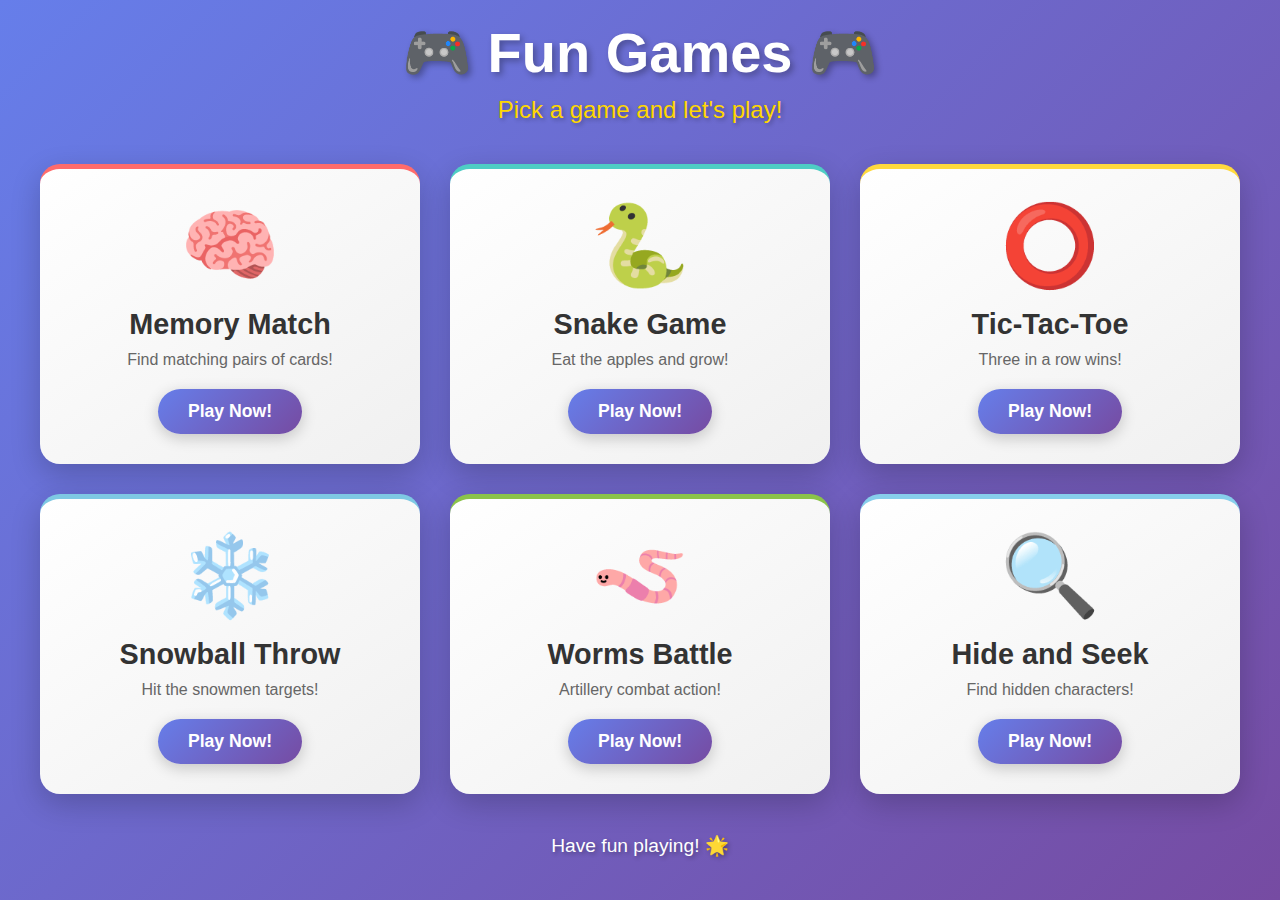
<file: index.html>
<!DOCTYPE html>
<html lang="en">
<head>
    <meta charset="UTF-8">
    <meta name="viewport" content="width=device-width, initial-scale=1.0">
    <title>Fun Games - Play & Discover!</title>
    <link rel="stylesheet" href="styles.css">
</head>
<body>
    <div class="container">
        <header class="header">
            <h1 class="title">🎮 Fun Games 🎮</h1>
            <p class="subtitle">Pick a game and let's play!</p>
        </header>

        <div class="games-grid">
            <!-- Memory Match Game -->
            <div class="game-card" data-game="memory">
                <div class="game-icon">🧠</div>
                <h2 class="game-title">Memory Match</h2>
                <p class="game-description">Find matching pairs of cards!</p>
                <a href="games/memory-match/index.html" class="play-button">Play Now!</a>
            </div>

            <!-- Snake Game -->
            <div class="game-card" data-game="snake">
                <div class="game-icon">🐍</div>
                <h2 class="game-title">Snake Game</h2>
                <p class="game-description">Eat the apples and grow!</p>
                <a href="games/snake/index.html" class="play-button">Play Now!</a>
            </div>

            <!-- Tic-Tac-Toe -->
            <div class="game-card" data-game="tictactoe">
                <div class="game-icon">⭕</div>
                <h2 class="game-title">Tic-Tac-Toe</h2>
                <p class="game-description">Three in a row wins!</p>
                <a href="games/tic-tac-toe/index.html" class="play-button">Play Now!</a>
            </div>

            <!-- Snowball Throw -->
            <div class="game-card" data-game="snowball">
                <div class="game-icon">❄️</div>
                <h2 class="game-title">Snowball Throw</h2>
                <p class="game-description">Hit the snowmen targets!</p>
                <a href="games/snowball-throw/index.html" class="play-button">Play Now!</a>
            </div>

            <!-- Worms Battle -->
            <div class="game-card" data-game="worms">
                <div class="game-icon">🪱</div>
                <h2 class="game-title">Worms Battle</h2>
                <p class="game-description">Artillery combat action!</p>
                <a href="games/worms-battle/index.html" class="play-button">Play Now!</a>
            </div>

            <!-- Hide and Seek -->
            <div class="game-card" data-game="hideseek">
                <div class="game-icon">🔍</div>
                <h2 class="game-title">Hide and Seek</h2>
                <p class="game-description">Find hidden characters!</p>
                <a href="games/hide-and-seek/index.html" class="play-button">Play Now!</a>
            </div>
        </div>

        <footer class="footer">
            <p>Have fun playing! 🌟</p>
        </footer>
    </div>

    <script src="main.js"></script>
</body>
</html>
</file>
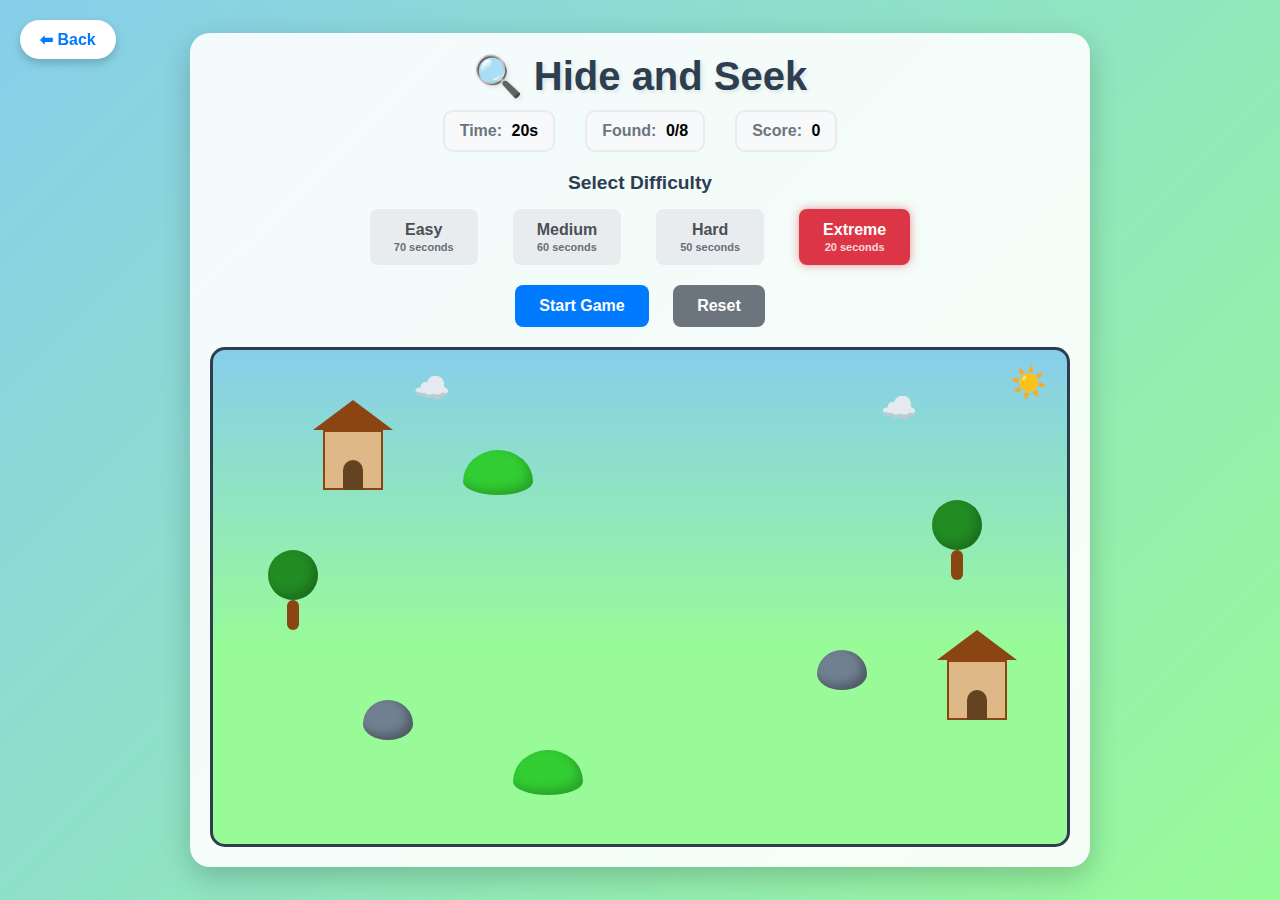
<file: games/hide-and-seek/index.html>
<!DOCTYPE html>
<html lang="en">
<head>
    <meta charset="UTF-8">
    <meta name="viewport" content="width=device-width, initial-scale=1.0">
    <title>Hide and Seek Game</title>
    <link rel="stylesheet" href="styles.css">
</head>
<body>
    <a href="../../index.html" class="back-button-fixed">⬅ Back</a>

    <div class="game-container">
        <header class="game-header">
            <h1>🔍 Hide and Seek</h1>
            <div class="game-stats">
                <div class="stat">
                    <span class="label">Time:</span>
                    <span id="timer">20</span>s
                </div>
                <div class="stat">
                    <span class="label">Found:</span>
                    <span id="found">0</span>/<span id="total">8</span>
                </div>
                <div class="stat">
                    <span class="label">Score:</span>
                    <span id="score">0</span>
                </div>
            </div>
        </header>

        <div class="difficulty-selection">
            <h3>Select Difficulty</h3>
            <div class="difficulty-buttons">
                <button id="easyBtn" class="btn btn-difficulty" data-difficulty="easy">
                    Easy<br><small>70 seconds</small>
                </button>
                <button id="mediumBtn" class="btn btn-difficulty" data-difficulty="medium">
                    Medium<br><small>60 seconds</small>
                </button>
                <button id="hardBtn" class="btn btn-difficulty" data-difficulty="hard">
                    Hard<br><small>50 seconds</small>
                </button>
                <button id="extremeBtn" class="btn btn-difficulty active" data-difficulty="extreme">
                    Extreme<br><small>20 seconds</small>
                </button>
            </div>
        </div>

        <div class="game-controls">
            <button id="startBtn" class="btn btn-primary">Start Game</button>
            <button id="resetBtn" class="btn btn-secondary">Reset</button>
        </div>

        <div id="countdown" class="countdown hidden">
            <div class="countdown-text">Get Ready!</div>
            <div class="countdown-number">3</div>
        </div>

        <div class="game-area" id="gameArea">
            <!-- Trees -->
            <div class="hiding-spot tree" data-spot="tree1">
                <div class="tree-trunk"></div>
                <div class="tree-leaves"></div>
                <div class="hidden-character" data-id="1">👦</div>
            </div>
            <div class="hiding-spot tree" data-spot="tree2">
                <div class="tree-trunk"></div>
                <div class="tree-leaves"></div>
                <div class="hidden-character" data-id="2">👧</div>
            </div>

            <!-- Rocks -->
            <div class="hiding-spot rock" data-spot="rock1">
                <div class="rock-body"></div>
                <div class="hidden-character" data-id="3">🧒</div>
            </div>
            <div class="hiding-spot rock" data-spot="rock2">
                <div class="rock-body"></div>
                <div class="hidden-character" data-id="4">👶</div>
            </div>

            <!-- Bushes -->
            <div class="hiding-spot bush" data-spot="bush1">
                <div class="bush-body"></div>
                <div class="hidden-character" data-id="5">👵</div>
            </div>
            <div class="hiding-spot bush" data-spot="bush2">
                <div class="bush-body"></div>
                <div class="hidden-character" data-id="6">👴</div>
            </div>

            <!-- Houses -->
            <div class="hiding-spot house" data-spot="house1">
                <div class="house-roof"></div>
                <div class="house-wall"></div>
                <div class="house-door"></div>
                <div class="hidden-character" data-id="7">👨</div>
            </div>
            <div class="hiding-spot house" data-spot="house2">
                <div class="house-roof"></div>
                <div class="house-wall"></div>
                <div class="house-door"></div>
                <div class="hidden-character" data-id="8">👩</div>
            </div>

            <!-- Decorative elements -->
            <div class="decoration cloud cloud1">☁️</div>
            <div class="decoration cloud cloud2">☁️</div>
            <div class="decoration sun">☀️</div>
        </div>

        <div id="gameOver" class="game-over hidden">
            <div class="game-over-content">
                <h2 id="gameOverTitle">Game Over!</h2>
                <p id="gameOverMessage">You found <span id="finalFound">0</span> out of <span id="finalTotal">8</span> characters!</p>
                <p id="finalScore">Final Score: <span>0</span></p>
                <button id="playAgainBtn" class="btn btn-primary">Play Again</button>
            </div>
        </div>
    </div>

    <script src="script.js"></script>
</body>
</html>
</file>
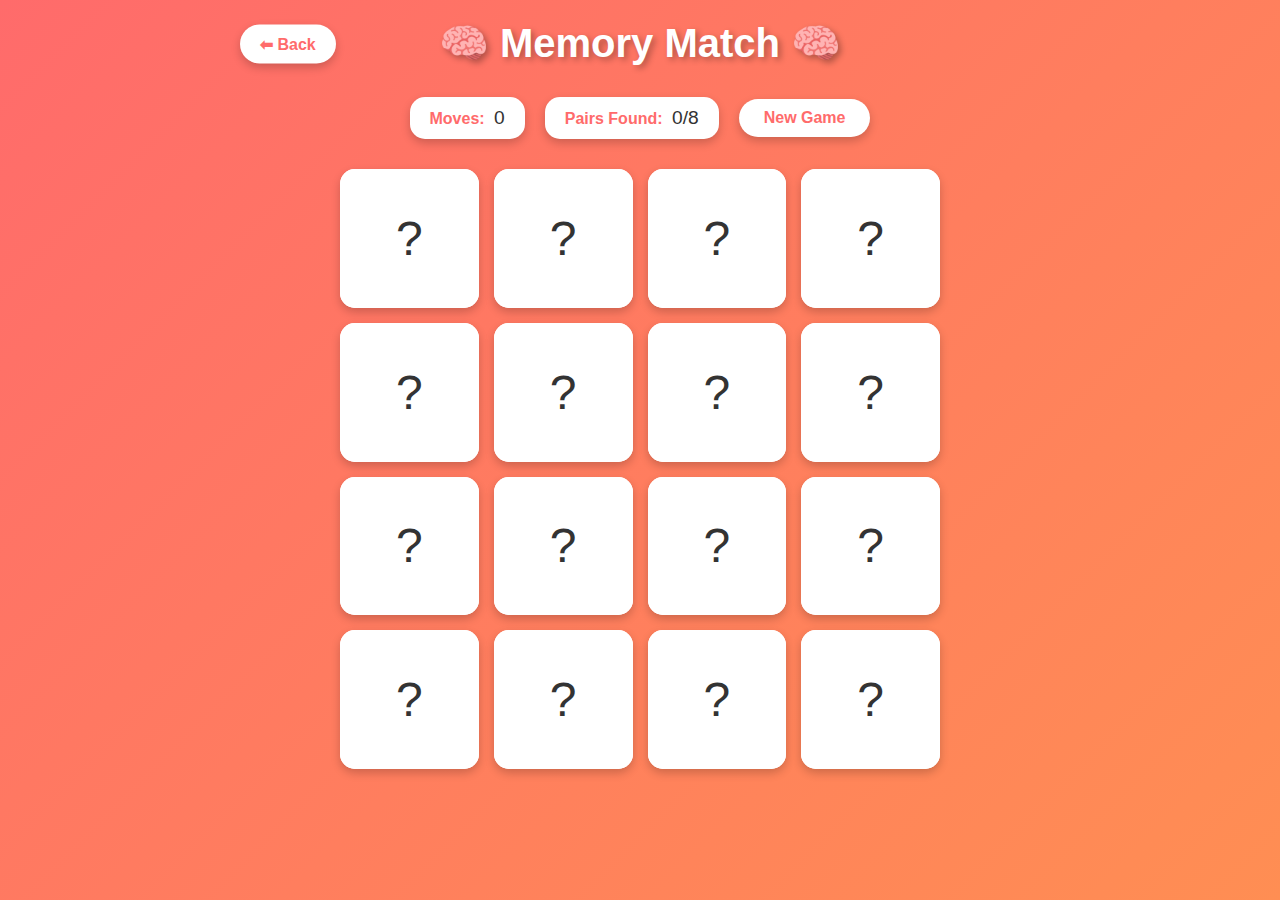
<file: games/memory-match/index.html>
<!DOCTYPE html>
<html lang="en">
<head>
    <meta charset="UTF-8">
    <meta name="viewport" content="width=device-width, initial-scale=1.0">
    <title>Memory Match - Find the Pairs!</title>
    <link rel="stylesheet" href="styles.css">
</head>
<body>
    <div class="container">
        <header class="header">
            <a href="../../index.html" class="back-button">⬅ Back</a>
            <h1 class="title">🧠 Memory Match 🧠</h1>
        </header>

        <div class="game-info">
            <div class="info-item">
                <span class="label">Moves:</span>
                <span class="value" id="moves">0</span>
            </div>
            <div class="info-item">
                <span class="label">Pairs Found:</span>
                <span class="value" id="pairs">0/8</span>
            </div>
            <button class="reset-button" id="resetBtn">New Game</button>
        </div>

        <div class="game-board" id="gameBoard">
            <!-- Cards will be generated by JavaScript -->
        </div>

        <div class="win-modal" id="winModal">
            <div class="win-content">
                <h2>🎉 You Win! 🎉</h2>
                <p>You found all pairs in <span id="finalMoves">0</span> moves!</p>
                <button class="play-again-button" id="playAgainBtn">Play Again</button>
            </div>
        </div>
    </div>

    <script src="script.js"></script>
</body>
</html>
</file>
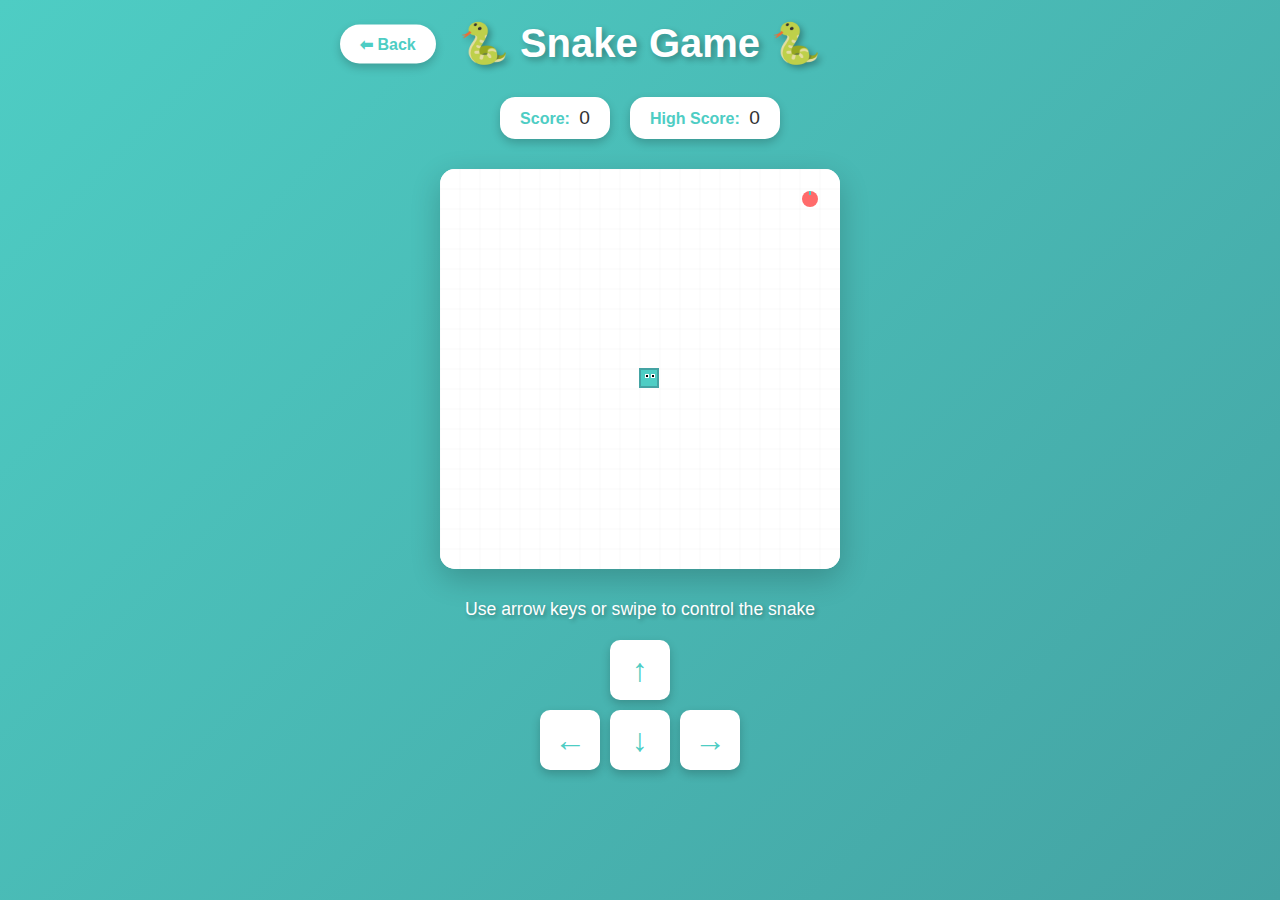
<file: games/snake/index.html>
<!DOCTYPE html>
<html lang="en">
<head>
    <meta charset="UTF-8">
    <meta name="viewport" content="width=device-width, initial-scale=1.0">
    <title>Snake Game - Eat and Grow!</title>
    <link rel="stylesheet" href="styles.css">
</head>
<body>
    <div class="container">
        <header class="header">
            <a href="../../index.html" class="back-button">⬅ Back</a>
            <h1 class="title">🐍 Snake Game 🐍</h1>
        </header>

        <div class="game-info">
            <div class="info-item">
                <span class="label">Score:</span>
                <span class="value" id="score">0</span>
            </div>
            <div class="info-item">
                <span class="label">High Score:</span>
                <span class="value" id="highScore">0</span>
            </div>
        </div>

        <div class="game-container">
            <canvas id="gameCanvas" width="400" height="400"></canvas>
            <div class="game-over" id="gameOver">
                <h2>Game Over!</h2>
                <p>Score: <span id="finalScore">0</span></p>
                <button class="play-again-button" id="playAgainBtn">Play Again</button>
            </div>
        </div>

        <div class="controls">
            <p class="instructions">Use arrow keys or swipe to control the snake</p>
            <div class="mobile-controls" id="mobileControls">
                <button class="control-btn" data-direction="up">↑</button>
                <div class="control-row">
                    <button class="control-btn" data-direction="left">←</button>
                    <button class="control-btn" data-direction="down">↓</button>
                    <button class="control-btn" data-direction="right">→</button>
                </div>
            </div>
        </div>
    </div>

    <script src="script.js"></script>
</body>
</html>
</file>
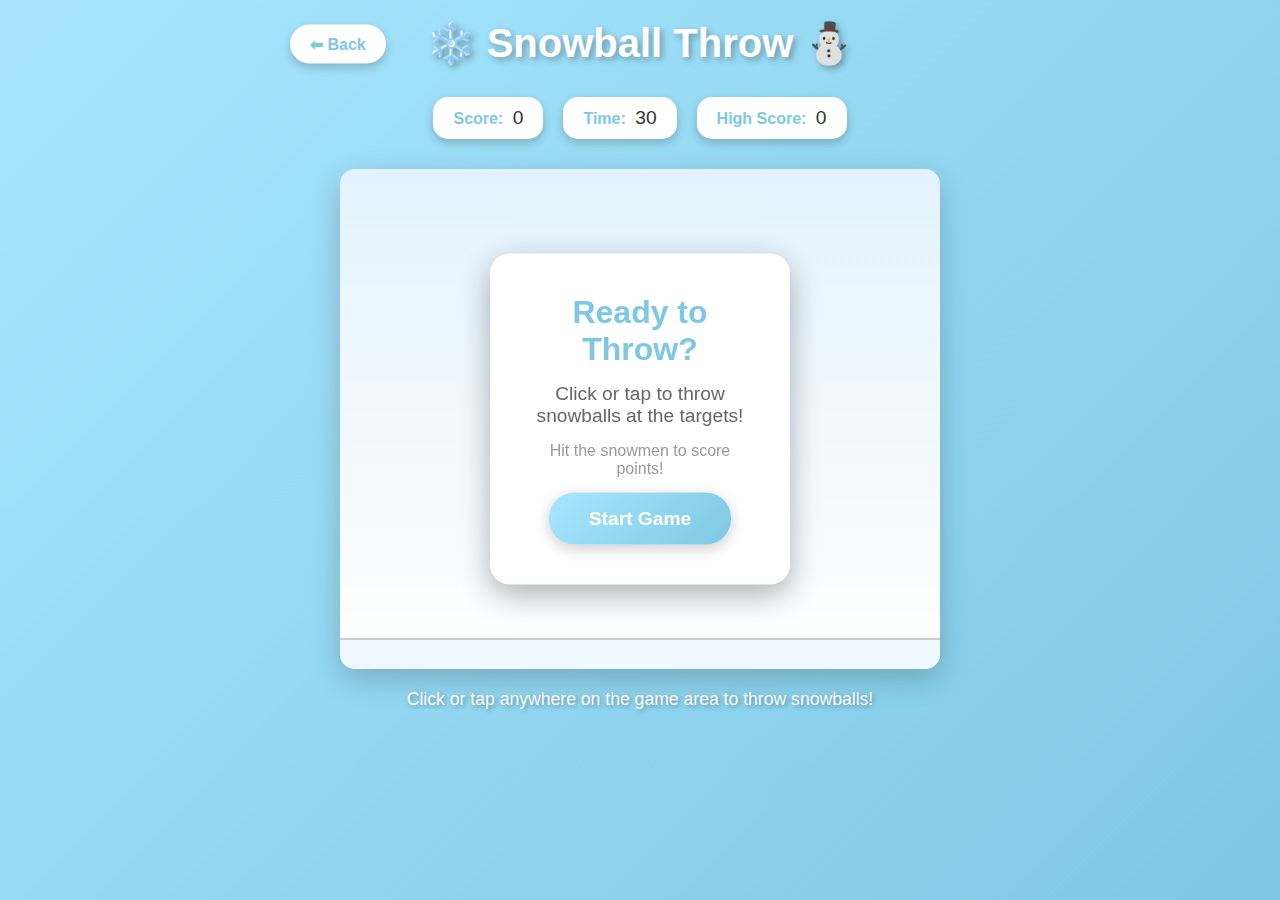
<file: games/snowball-throw/index.html>
<!DOCTYPE html>
<html lang="en">
<head>
    <meta charset="UTF-8">
    <meta name="viewport" content="width=device-width, initial-scale=1.0">
    <title>Snowball Throw - Hit the Targets!</title>
    <link rel="stylesheet" href="styles.css">
</head>
<body>
    <div class="container">
        <header class="header">
            <a href="../../index.html" class="back-button">⬅ Back</a>
            <h1 class="title">❄️ Snowball Throw ⛄</h1>
        </header>

        <div class="game-info">
            <div class="info-item">
                <span class="label">Score:</span>
                <span class="value" id="score">0</span>
            </div>
            <div class="info-item">
                <span class="label">Time:</span>
                <span class="value" id="timer">30</span>
            </div>
            <div class="info-item">
                <span class="label">High Score:</span>
                <span class="value" id="highScore">0</span>
            </div>
        </div>

        <div class="game-container">
            <canvas id="gameCanvas" width="600" height="500"></canvas>

            <div class="game-over" id="gameOver">
                <h2>Time's Up!</h2>
                <p>Final Score: <span id="finalScore">0</span></p>
                <p id="newHighScore" class="new-high-score">New High Score!</p>
                <button class="play-again-button" id="playAgainBtn">Play Again</button>
            </div>

            <div class="start-screen" id="startScreen">
                <h2>Ready to Throw?</h2>
                <p>Click or tap to throw snowballs at the targets!</p>
                <p class="instructions">Hit the snowmen to score points!</p>
                <button class="start-button" id="startBtn">Start Game</button>
            </div>
        </div>

        <div class="controls-info">
            <p>Click or tap anywhere on the game area to throw snowballs!</p>
        </div>
    </div>

    <script src="script.js"></script>
</body>
</html>
</file>
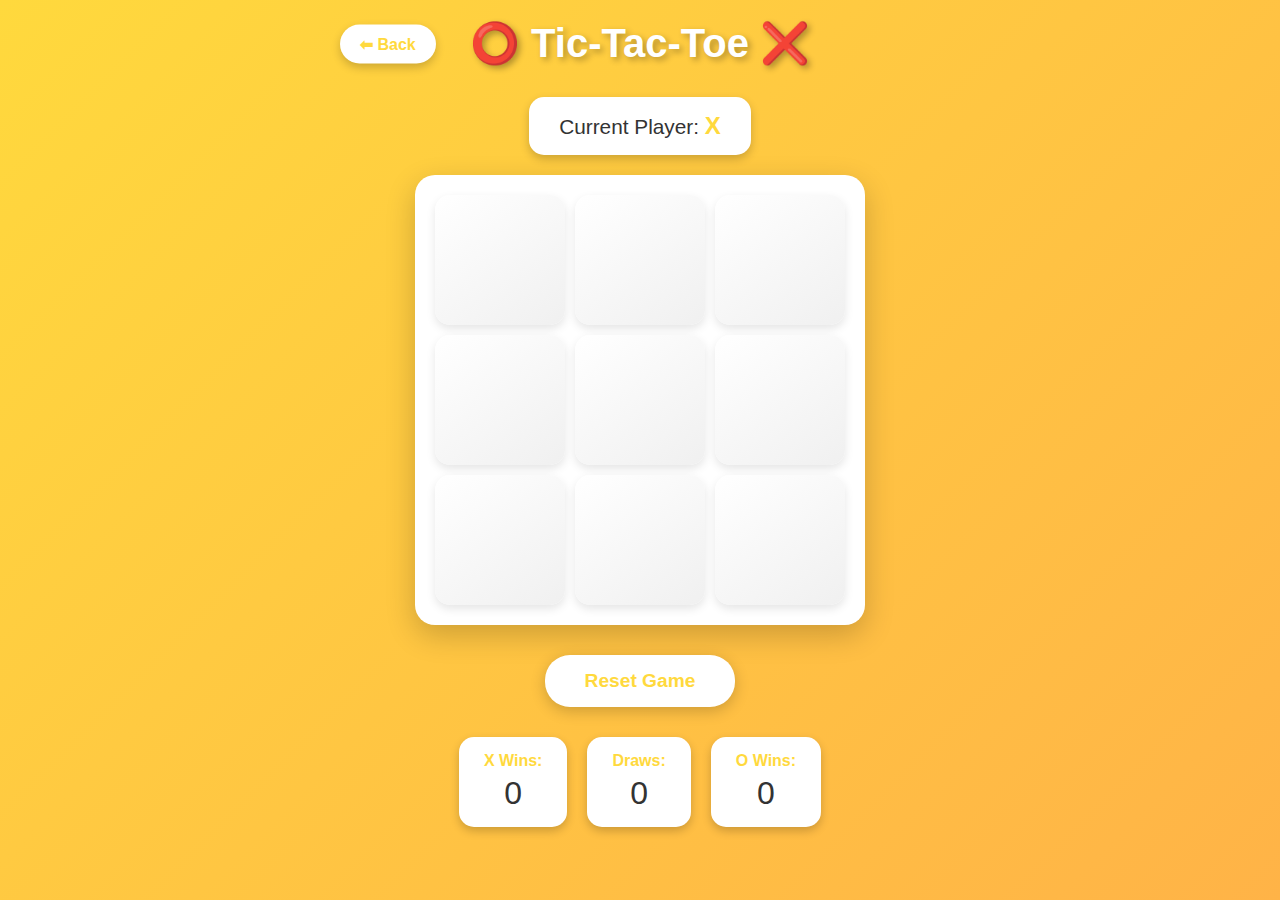
<file: games/tic-tac-toe/index.html>
<!DOCTYPE html>
<html lang="en">
<head>
    <meta charset="UTF-8">
    <meta name="viewport" content="width=device-width, initial-scale=1.0">
    <title>Tic-Tac-Toe - Three in a Row!</title>
    <link rel="stylesheet" href="styles.css">
</head>
<body>
    <div class="container">
        <header class="header">
            <a href="../../index.html" class="back-button">⬅ Back</a>
            <h1 class="title">⭕ Tic-Tac-Toe ❌</h1>
        </header>

        <div class="game-info">
            <div class="player-indicator" id="playerIndicator">
                <span class="current-player">Current Player: <span id="currentPlayer">X</span></span>
            </div>
        </div>

        <div class="game-board" id="gameBoard">
            <div class="cell" data-cell></div>
            <div class="cell" data-cell></div>
            <div class="cell" data-cell></div>
            <div class="cell" data-cell></div>
            <div class="cell" data-cell></div>
            <div class="cell" data-cell></div>
            <div class="cell" data-cell></div>
            <div class="cell" data-cell></div>
            <div class="cell" data-cell></div>
        </div>

        <div class="winning-message" id="winningMessage">
            <div class="winning-content">
                <p id="winningText">X Wins!</p>
                <button class="play-again-button" id="playAgainBtn">Play Again</button>
            </div>
        </div>

        <button class="reset-button" id="resetBtn">Reset Game</button>

        <div class="score-board">
            <div class="score-item">
                <span class="score-label">X Wins:</span>
                <span class="score-value" id="xWins">0</span>
            </div>
            <div class="score-item">
                <span class="score-label">Draws:</span>
                <span class="score-value" id="draws">0</span>
            </div>
            <div class="score-item">
                <span class="score-label">O Wins:</span>
                <span class="score-value" id="oWins">0</span>
            </div>
        </div>
    </div>

    <script src="script.js"></script>
</body>
</html>
</file>
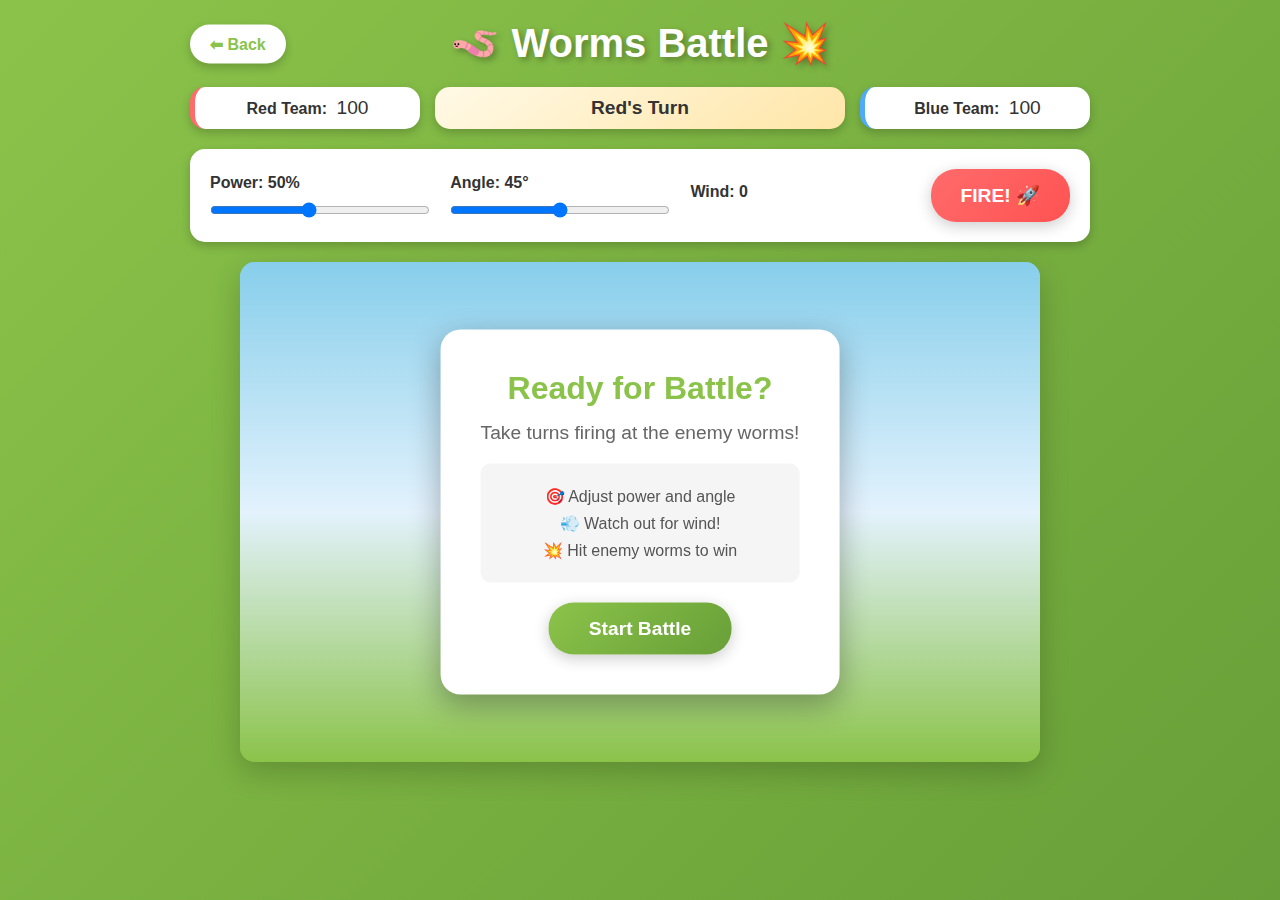
<file: games/worms-battle/index.html>
<!DOCTYPE html>
<html lang="en">
<head>
    <meta charset="UTF-8">
    <meta name="viewport" content="width=device-width, initial-scale=1.0">
    <title>Worms Battle - Artillery Combat!</title>
    <link rel="stylesheet" href="styles.css">
</head>
<body>
    <div class="container">
        <header class="header">
            <a href="../../index.html" class="back-button">⬅ Back</a>
            <h1 class="title">🪱 Worms Battle 💥</h1>
        </header>

        <div class="game-info">
            <div class="info-item team1">
                <span class="label">Red Team:</span>
                <span class="value" id="team1Health">100</span>
            </div>
            <div class="info-item current-turn">
                <span class="turn-indicator" id="turnIndicator">Red's Turn</span>
            </div>
            <div class="info-item team2">
                <span class="label">Blue Team:</span>
                <span class="value" id="team2Health">100</span>
            </div>
        </div>

        <div class="controls-panel">
            <div class="control-group">
                <label>Power: <span id="powerValue">50</span>%</label>
                <input type="range" id="powerSlider" min="10" max="100" value="50">
            </div>
            <div class="control-group">
                <label>Angle: <span id="angleValue">45</span>°</label>
                <input type="range" id="angleSlider" min="0" max="90" value="45">
            </div>
            <div class="control-group">
                <label>Wind: <span id="windValue">0</span></label>
            </div>
            <button class="fire-button" id="fireBtn">FIRE! 🚀</button>
        </div>

        <div class="game-container">
            <canvas id="gameCanvas" width="800" height="500"></canvas>

            <div class="game-over" id="gameOver">
                <h2 id="winnerText">Red Team Wins!</h2>
                <button class="play-again-button" id="playAgainBtn">Play Again</button>
            </div>

            <div class="start-screen" id="startScreen">
                <h2>Ready for Battle?</h2>
                <p>Take turns firing at the enemy worms!</p>
                <div class="instructions">
                    <p>🎯 Adjust power and angle</p>
                    <p>💨 Watch out for wind!</p>
                    <p>💥 Hit enemy worms to win</p>
                </div>
                <button class="start-button" id="startBtn">Start Battle</button>
            </div>
        </div>
    </div>

    <script src="script.js"></script>
</body>
</html>
</file>
<file: styles.css>
* {
    margin: 0;
    padding: 0;
    box-sizing: border-box;
}

body {
    font-family: 'Comic Sans MS', 'Arial Rounded MT Bold', sans-serif;
    background: linear-gradient(135deg, #667eea 0%, #764ba2 100%);
    min-height: 100vh;
    padding: 20px;
    color: #333;
}

.container {
    max-width: 1200px;
    margin: 0 auto;
}

.header {
    text-align: center;
    margin-bottom: 40px;
    animation: fadeInDown 0.8s ease;
}

.title {
    font-size: 3.5rem;
    color: #fff;
    text-shadow: 3px 3px 6px rgba(0, 0, 0, 0.3);
    margin-bottom: 10px;
    animation: bounce 1s ease infinite;
}

.subtitle {
    font-size: 1.5rem;
    color: #ffd700;
    text-shadow: 2px 2px 4px rgba(0, 0, 0, 0.3);
}

.games-grid {
    display: grid;
    grid-template-columns: repeat(auto-fit, minmax(280px, 1fr));
    gap: 30px;
    margin-bottom: 40px;
}

.game-card {
    background: linear-gradient(145deg, #ffffff, #f0f0f0);
    border-radius: 20px;
    padding: 30px;
    text-align: center;
    box-shadow: 0 10px 30px rgba(0, 0, 0, 0.2);
    transition: transform 0.3s ease, box-shadow 0.3s ease;
    cursor: pointer;
    animation: fadeInUp 0.6s ease;
}

.game-card:hover {
    transform: translateY(-10px) scale(1.05);
    box-shadow: 0 15px 40px rgba(0, 0, 0, 0.3);
}

.game-card[data-game="memory"] {
    border-top: 5px solid #ff6b6b;
}

.game-card[data-game="snake"] {
    border-top: 5px solid #4ecdc4;
}

.game-card[data-game="tictactoe"] {
    border-top: 5px solid #ffd93d;
}

.game-card[data-game="snowball"] {
    border-top: 5px solid #7ec8e3;
}

.game-card[data-game="worms"] {
    border-top: 5px solid #8bc34a;
}

.game-card[data-game="hideseek"] {
    border-top: 5px solid #87CEEB;
}

.game-icon {
    font-size: 5rem;
    margin-bottom: 15px;
    animation: wiggle 2s ease infinite;
}

.game-title {
    font-size: 1.8rem;
    color: #333;
    margin-bottom: 10px;
}

.game-description {
    font-size: 1rem;
    color: #666;
    margin-bottom: 20px;
}

.play-button {
    display: inline-block;
    padding: 12px 30px;
    background: linear-gradient(135deg, #667eea 0%, #764ba2 100%);
    color: white;
    text-decoration: none;
    border-radius: 25px;
    font-size: 1.1rem;
    font-weight: bold;
    transition: all 0.3s ease;
    box-shadow: 0 4px 15px rgba(0, 0, 0, 0.2);
}

.play-button:hover {
    background: linear-gradient(135deg, #764ba2 0%, #667eea 100%);
    box-shadow: 0 6px 20px rgba(0, 0, 0, 0.3);
    transform: scale(1.1);
}

.footer {
    text-align: center;
    color: #fff;
    font-size: 1.2rem;
    text-shadow: 2px 2px 4px rgba(0, 0, 0, 0.3);
}

/* Animations */
@keyframes fadeInDown {
    from {
        opacity: 0;
        transform: translateY(-30px);
    }
    to {
        opacity: 1;
        transform: translateY(0);
    }
}

@keyframes fadeInUp {
    from {
        opacity: 0;
        transform: translateY(30px);
    }
    to {
        opacity: 1;
        transform: translateY(0);
    }
}

@keyframes bounce {
    0%, 100% {
        transform: translateY(0);
    }
    50% {
        transform: translateY(-10px);
    }
}

@keyframes wiggle {
    0%, 100% {
        transform: rotate(0deg);
    }
    25% {
        transform: rotate(-5deg);
    }
    75% {
        transform: rotate(5deg);
    }
}

/* Responsive Design */
@media (max-width: 768px) {
    .title {
        font-size: 2.5rem;
    }

    .subtitle {
        font-size: 1.2rem;
    }

    .games-grid {
        grid-template-columns: 1fr;
        gap: 20px;
    }

    .game-icon {
        font-size: 4rem;
    }

    .game-title {
        font-size: 1.5rem;
    }
}

@media (max-width: 480px) {
    body {
        padding: 10px;
    }

    .title {
        font-size: 2rem;
    }

    .subtitle {
        font-size: 1rem;
    }

    .game-card {
        padding: 20px;
    }

    .play-button {
        padding: 10px 20px;
        font-size: 1rem;
    }
}
</file>
<file: games/hide-and-seek/styles.css>
* {
    margin: 0;
    padding: 0;
    box-sizing: border-box;
}

body {
    font-family: 'Arial', sans-serif;
    background: linear-gradient(135deg, #87CEEB 0%, #98FB98 100%);
    min-height: 100vh;
    display: flex;
    justify-content: center;
    align-items: center;
    user-select: none;
}

.back-button-fixed {
    position: fixed;
    top: 20px;
    left: 20px;
    background: white;
    color: #007bff;
    text-decoration: none;
    padding: 10px 20px;
    border-radius: 25px;
    font-weight: bold;
    box-shadow: 0 4px 10px rgba(0, 0, 0, 0.2);
    transition: all 0.3s ease;
    z-index: 2000;
    font-family: 'Comic Sans MS', 'Arial Rounded MT Bold', sans-serif;
}

.back-button-fixed:hover {
    transform: scale(1.1);
    box-shadow: 0 6px 15px rgba(0, 0, 0, 0.3);
}

.game-container {
    background: rgba(255, 255, 255, 0.9);
    border-radius: 20px;
    padding: 20px;
    box-shadow: 0 10px 30px rgba(0, 0, 0, 0.2);
    max-width: 900px;
    width: 100%;
    margin: 20px;
}

.game-header {
    text-align: center;
    margin-bottom: 20px;
}

.game-header h1 {
    color: #2c3e50;
    font-size: 2.5em;
    margin-bottom: 10px;
    text-shadow: 2px 2px 4px rgba(0, 0, 0, 0.1);
}

.game-stats {
    display: flex;
    justify-content: center;
    gap: 30px;
    margin-bottom: 20px;
}

.stat {
    background: #f8f9fa;
    padding: 10px 15px;
    border-radius: 10px;
    border: 2px solid #e9ecef;
    font-weight: bold;
}

.label {
    color: #6c757d;
    margin-right: 5px;
}

.difficulty-selection {
    text-align: center;
    margin-bottom: 20px;
}

.difficulty-selection h3 {
    color: #2c3e50;
    margin-bottom: 15px;
    font-size: 1.2em;
}

.difficulty-buttons {
    display: flex;
    justify-content: center;
    gap: 15px;
    margin-bottom: 20px;
}

.btn-difficulty {
    background: #e9ecef;
    color: #495057;
    border: 2px solid #dee2e6;
    padding: 15px 20px;
    font-size: 14px;
    font-weight: bold;
    cursor: pointer;
    border-radius: 10px;
    transition: all 0.3s ease;
    min-width: 90px;
}

.btn-difficulty:hover {
    background: #f8f9fa;
    border-color: #adb5bd;
    transform: translateY(-2px);
}

.btn-difficulty.active {
    background: #007bff;
    color: white;
    border-color: #007bff;
}

.btn-difficulty.active:hover {
    background: #0056b3;
    border-color: #0056b3;
}

.btn-difficulty[data-difficulty="extreme"] {
    background: #dc3545;
    color: white;
    border-color: #dc3545;
    font-weight: bold;
}

.btn-difficulty[data-difficulty="extreme"]:hover {
    background: #c82333;
    border-color: #bd2130;
    transform: translateY(-2px);
}

.btn-difficulty[data-difficulty="extreme"].active {
    background: #dc3545;
    color: white;
    border-color: #dc3545;
    box-shadow: 0 0 10px rgba(220, 53, 69, 0.5);
}

.btn-difficulty[data-difficulty="extreme"].active:hover {
    background: #c82333;
    border-color: #bd2130;
}

.btn-difficulty small {
    display: block;
    font-size: 11px;
    opacity: 0.8;
    margin-top: 2px;
}

.game-controls {
    text-align: center;
    margin-bottom: 20px;
}

.btn {
    padding: 12px 24px;
    border: none;
    border-radius: 8px;
    font-size: 16px;
    font-weight: bold;
    cursor: pointer;
    margin: 0 10px;
    transition: all 0.3s ease;
}

.btn-primary {
    background: #007bff;
    color: white;
}

.btn-primary:hover {
    background: #0056b3;
    transform: translateY(-2px);
}

.btn-secondary {
    background: #6c757d;
    color: white;
}

.btn-secondary:hover {
    background: #545b62;
    transform: translateY(-2px);
}

.countdown {
    position: fixed;
    top: 50%;
    left: 50%;
    transform: translate(-50%, -50%);
    background: rgba(0, 0, 0, 0.8);
    color: white;
    padding: 40px;
    border-radius: 20px;
    text-align: center;
    z-index: 1000;
}

.countdown-text {
    font-size: 24px;
    margin-bottom: 20px;
}

.countdown-number {
    font-size: 72px;
    font-weight: bold;
    animation: pulse 1s ease-in-out;
}

@keyframes pulse {
    0% { transform: scale(1); }
    50% { transform: scale(1.2); }
    100% { transform: scale(1); }
}

.game-area {
    position: relative;
    width: 100%;
    height: 500px;
    background: linear-gradient(to bottom, #87CEEB 0%, #98FB98 60%);
    border-radius: 15px;
    border: 3px solid #2c3e50;
    overflow: hidden;
    cursor: crosshair;
}

.hiding-spot {
    position: absolute;
    cursor: pointer;
    transition: transform 0.2s ease;
}

.hiding-spot:hover {
    transform: scale(1.1);
}

/* Trees */
.tree {
    width: 60px;
    height: 80px;
}

.tree[data-spot="tree1"] {
    top: 200px;
    left: 50px;
}

.tree[data-spot="tree2"] {
    top: 150px;
    right: 80px;
}

.tree-trunk {
    position: absolute;
    bottom: 0;
    left: 50%;
    transform: translateX(-50%);
    width: 12px;
    height: 30px;
    background: #8B4513;
    border-radius: 6px;
}

.tree-leaves {
    position: absolute;
    top: 0;
    left: 50%;
    transform: translateX(-50%);
    width: 50px;
    height: 50px;
    background: #228B22;
    border-radius: 50%;
    box-shadow: inset -5px -5px 10px rgba(0, 0, 0, 0.2);
}

/* Rocks */
.rock {
    width: 50px;
    height: 40px;
}

.rock[data-spot="rock1"] {
    top: 350px;
    left: 150px;
}

.rock[data-spot="rock2"] {
    top: 300px;
    right: 200px;
}

.rock-body {
    width: 100%;
    height: 100%;
    background: #708090;
    border-radius: 50% 50% 50% 50% / 60% 60% 40% 40%;
    box-shadow: inset -5px -5px 10px rgba(0, 0, 0, 0.3);
}

/* Bushes */
.bush {
    width: 70px;
    height: 45px;
}

.bush[data-spot="bush1"] {
    top: 400px;
    left: 300px;
}

.bush[data-spot="bush2"] {
    top: 100px;
    left: 250px;
}

.bush-body {
    width: 100%;
    height: 100%;
    background: #32CD32;
    border-radius: 50% 50% 50% 50% / 70% 70% 30% 30%;
    box-shadow: inset -5px -5px 10px rgba(0, 0, 0, 0.2);
}

/* Houses */
.house {
    width: 80px;
    height: 90px;
}

.house[data-spot="house1"] {
    top: 50px;
    left: 100px;
}

.house[data-spot="house2"] {
    top: 280px;
    right: 50px;
}

.house-roof {
    position: absolute;
    top: 0;
    left: 50%;
    transform: translateX(-50%);
    width: 0;
    height: 0;
    border-left: 40px solid transparent;
    border-right: 40px solid transparent;
    border-bottom: 30px solid #8B4513;
}

.house-wall {
    position: absolute;
    bottom: 0;
    left: 50%;
    transform: translateX(-50%);
    width: 60px;
    height: 60px;
    background: #DEB887;
    border: 2px solid #8B4513;
}

.house-door {
    position: absolute;
    bottom: 0;
    left: 50%;
    transform: translateX(-50%);
    width: 20px;
    height: 30px;
    background: #654321;
    border-radius: 10px 10px 0 0;
}

/* Hidden Characters */
.hidden-character {
    position: absolute;
    font-size: 16px;
    top: 50%;
    left: 50%;
    transform: translate(-50%, -50%);
    opacity: 0;
    pointer-events: none;
    transition: all 0.2s ease;
    z-index: 5;
    filter: brightness(0.7) contrast(0.8);
}

.hidden-character.peek {
    opacity: 0.6;
    pointer-events: auto;
    animation: peekAnimation 2s ease-in-out;
}

.hidden-character.visible {
    opacity: 0.8;
    pointer-events: auto;
    animation: subtleMove 3s ease-in-out infinite;
}

.hidden-character.found {
    opacity: 1;
    animation: foundAnimation 0.8s ease;
    pointer-events: none;
    filter: none;
}

@keyframes peekAnimation {
    0% { opacity: 0; transform: translate(-50%, -50%) scale(0.8); }
    15% { opacity: 0.6; transform: translate(-50%, -50%) scale(1); }
    85% { opacity: 0.6; transform: translate(-50%, -50%) scale(1); }
    100% { opacity: 0; transform: translate(-50%, -50%) scale(0.8); }
}

@keyframes subtleMove {
    0%, 100% { transform: translate(-50%, -50%); }
    25% { transform: translate(-48%, -52%); }
    50% { transform: translate(-52%, -48%); }
    75% { transform: translate(-48%, -50%); }
}

@keyframes foundAnimation {
    0% { transform: translate(-50%, -50%) scale(1); }
    25% { transform: translate(-50%, -50%) scale(1.3) rotate(10deg); }
    50% { transform: translate(-50%, -50%) scale(1.1) rotate(-10deg); }
    75% { transform: translate(-50%, -50%) scale(1.2) rotate(5deg); }
    100% { transform: translate(-50%, -50%) scale(1) rotate(0deg); }
}

/* Decorative elements */
.decoration {
    position: absolute;
    font-size: 30px;
    pointer-events: none;
    animation: float 6s ease-in-out infinite;
}

.cloud1 {
    top: 20px;
    left: 200px;
    animation-delay: 0s;
}

.cloud2 {
    top: 40px;
    right: 150px;
    animation-delay: 3s;
}

.sun {
    top: 15px;
    right: 20px;
    animation: rotate 20s linear infinite;
}

@keyframes float {
    0%, 100% { transform: translateY(0px); }
    50% { transform: translateY(-10px); }
}

@keyframes rotate {
    0% { transform: rotate(0deg); }
    100% { transform: rotate(360deg); }
}

.game-over {
    position: fixed;
    top: 0;
    left: 0;
    width: 100%;
    height: 100%;
    background: rgba(0, 0, 0, 0.8);
    display: flex;
    justify-content: center;
    align-items: center;
    z-index: 1000;
}

.game-over-content {
    background: white;
    padding: 40px;
    border-radius: 20px;
    text-align: center;
    max-width: 400px;
    box-shadow: 0 10px 30px rgba(0, 0, 0, 0.3);
}

.game-over-content h2 {
    color: #2c3e50;
    margin-bottom: 20px;
    font-size: 28px;
}

.game-over-content p {
    margin-bottom: 15px;
    font-size: 18px;
    color: #555;
}

.hidden {
    display: none !important;
}

/* Responsive design */
@media (max-width: 768px) {
    .game-container {
        margin: 10px;
        padding: 15px;
    }
    
    .game-header h1 {
        font-size: 2em;
    }
    
    .game-stats {
        flex-direction: column;
        gap: 10px;
        align-items: center;
    }
    
    .difficulty-buttons {
        flex-direction: column;
        gap: 10px;
        align-items: center;
    }
    
    .btn-difficulty {
        min-width: 120px;
        padding: 12px 16px;
    }
    
    .game-area {
        height: 400px;
    }
    
    .hiding-spot {
        transform: scale(0.8);
    }
    
    .tree[data-spot="tree1"] {
        top: 160px;
        left: 30px;
    }
    
    .tree[data-spot="tree2"] {
        top: 120px;
        right: 50px;
    }
    
    .rock[data-spot="rock1"] {
        top: 280px;
        left: 100px;
    }
    
    .rock[data-spot="rock2"] {
        top: 240px;
        right: 120px;
    }
    
    .bush[data-spot="bush1"] {
        top: 320px;
        left: 200px;
    }
    
    .bush[data-spot="bush2"] {
        top: 80px;
        left: 150px;
    }
    
    .house[data-spot="house1"] {
        top: 40px;
        left: 60px;
    }
    
    .house[data-spot="house2"] {
        top: 220px;
        right: 30px;
    }
}
</file>
<file: games/memory-match/styles.css>
* {
    margin: 0;
    padding: 0;
    box-sizing: border-box;
}

body {
    font-family: 'Comic Sans MS', 'Arial Rounded MT Bold', sans-serif;
    background: linear-gradient(135deg, #ff6b6b 0%, #ff8e53 100%);
    min-height: 100vh;
    padding: 20px;
    color: #333;
}

.container {
    max-width: 800px;
    margin: 0 auto;
}

.header {
    text-align: center;
    margin-bottom: 30px;
    position: relative;
}

.back-button {
    position: absolute;
    left: 0;
    top: 50%;
    transform: translateY(-50%);
    background: white;
    color: #ff6b6b;
    text-decoration: none;
    padding: 10px 20px;
    border-radius: 25px;
    font-weight: bold;
    box-shadow: 0 4px 10px rgba(0, 0, 0, 0.2);
    transition: all 0.3s ease;
}

.back-button:hover {
    transform: translateY(-50%) scale(1.1);
    box-shadow: 0 6px 15px rgba(0, 0, 0, 0.3);
}

.title {
    font-size: 2.5rem;
    color: white;
    text-shadow: 3px 3px 6px rgba(0, 0, 0, 0.3);
}

.game-info {
    display: flex;
    justify-content: center;
    align-items: center;
    gap: 20px;
    margin-bottom: 30px;
    flex-wrap: wrap;
}

.info-item {
    background: white;
    padding: 10px 20px;
    border-radius: 15px;
    box-shadow: 0 4px 10px rgba(0, 0, 0, 0.2);
}

.label {
    font-weight: bold;
    color: #ff6b6b;
    margin-right: 5px;
}

.value {
    font-size: 1.2rem;
    color: #333;
}

.reset-button {
    background: white;
    color: #ff6b6b;
    border: none;
    padding: 10px 25px;
    border-radius: 25px;
    font-size: 1rem;
    font-weight: bold;
    cursor: pointer;
    box-shadow: 0 4px 10px rgba(0, 0, 0, 0.2);
    transition: all 0.3s ease;
    font-family: 'Comic Sans MS', 'Arial Rounded MT Bold', sans-serif;
}

.reset-button:hover {
    transform: scale(1.1);
    box-shadow: 0 6px 15px rgba(0, 0, 0, 0.3);
}

.game-board {
    display: grid;
    grid-template-columns: repeat(4, 1fr);
    gap: 15px;
    max-width: 600px;
    margin: 0 auto;
}

.card {
    aspect-ratio: 1;
    background: white;
    border-radius: 15px;
    display: flex;
    align-items: center;
    justify-content: center;
    font-size: 3rem;
    cursor: pointer;
    box-shadow: 0 4px 10px rgba(0, 0, 0, 0.2);
    transition: all 0.3s ease;
    position: relative;
    transform-style: preserve-3d;
}

.card:hover {
    transform: scale(1.05);
}

.card.flipped {
    background: linear-gradient(145deg, #fff, #f0f0f0);
}

.card.matched {
    background: linear-gradient(145deg, #4ecdc4, #44a3a3);
    animation: matchAnimation 0.5s ease;
}

.card .front,
.card .back {
    position: absolute;
    width: 100%;
    height: 100%;
    display: flex;
    align-items: center;
    justify-content: center;
    backface-visibility: hidden;
    border-radius: 15px;
}

.card .front {
    background: white;
}

.card .back {
    background: linear-gradient(145deg, #ff6b6b, #ff8e53);
    transform: rotateY(180deg);
}

.card:not(.flipped) .front {
    display: flex;
}

.card:not(.flipped) .back {
    display: none;
}

.card.flipped .front {
    display: none;
}

.card.flipped .back {
    display: flex;
    transform: rotateY(0);
}

.win-modal {
    display: none;
    position: fixed;
    top: 0;
    left: 0;
    width: 100%;
    height: 100%;
    background: rgba(0, 0, 0, 0.7);
    justify-content: center;
    align-items: center;
    z-index: 1000;
}

.win-modal.show {
    display: flex;
    animation: fadeIn 0.3s ease;
}

.win-content {
    background: white;
    padding: 40px;
    border-radius: 20px;
    text-align: center;
    box-shadow: 0 10px 30px rgba(0, 0, 0, 0.3);
    animation: slideIn 0.5s ease;
}

.win-content h2 {
    font-size: 2.5rem;
    color: #ff6b6b;
    margin-bottom: 20px;
}

.win-content p {
    font-size: 1.3rem;
    margin-bottom: 20px;
}

.play-again-button {
    background: linear-gradient(135deg, #ff6b6b 0%, #ff8e53 100%);
    color: white;
    border: none;
    padding: 15px 40px;
    border-radius: 25px;
    font-size: 1.2rem;
    font-weight: bold;
    cursor: pointer;
    box-shadow: 0 4px 15px rgba(0, 0, 0, 0.2);
    transition: all 0.3s ease;
    font-family: 'Comic Sans MS', 'Arial Rounded MT Bold', sans-serif;
}

.play-again-button:hover {
    transform: scale(1.1);
    box-shadow: 0 6px 20px rgba(0, 0, 0, 0.3);
}

@keyframes matchAnimation {
    0%, 100% {
        transform: scale(1);
    }
    50% {
        transform: scale(1.2);
    }
}

@keyframes fadeIn {
    from {
        opacity: 0;
    }
    to {
        opacity: 1;
    }
}

@keyframes slideIn {
    from {
        transform: translateY(-50px);
        opacity: 0;
    }
    to {
        transform: translateY(0);
        opacity: 1;
    }
}

/* Responsive Design */
@media (max-width: 768px) {
    .title {
        font-size: 2rem;
    }

    .game-board {
        gap: 10px;
    }

    .card {
        font-size: 2rem;
    }

    .back-button {
        position: static;
        transform: none;
        display: inline-block;
        margin-bottom: 15px;
    }

    .header {
        display: flex;
        flex-direction: column;
        align-items: center;
    }
}

@media (max-width: 480px) {
    .card {
        font-size: 1.5rem;
    }

    .win-content {
        padding: 30px 20px;
    }

    .win-content h2 {
        font-size: 2rem;
    }
}
</file>
<file: games/snake/styles.css>
* {
    margin: 0;
    padding: 0;
    box-sizing: border-box;
}

body {
    font-family: 'Comic Sans MS', 'Arial Rounded MT Bold', sans-serif;
    background: linear-gradient(135deg, #4ecdc4 0%, #44a3a3 100%);
    min-height: 100vh;
    padding: 20px;
    color: #333;
}

.container {
    max-width: 600px;
    margin: 0 auto;
}

.header {
    text-align: center;
    margin-bottom: 30px;
    position: relative;
}

.back-button {
    position: absolute;
    left: 0;
    top: 50%;
    transform: translateY(-50%);
    background: white;
    color: #4ecdc4;
    text-decoration: none;
    padding: 10px 20px;
    border-radius: 25px;
    font-weight: bold;
    box-shadow: 0 4px 10px rgba(0, 0, 0, 0.2);
    transition: all 0.3s ease;
}

.back-button:hover {
    transform: translateY(-50%) scale(1.1);
    box-shadow: 0 6px 15px rgba(0, 0, 0, 0.3);
}

.title {
    font-size: 2.5rem;
    color: white;
    text-shadow: 3px 3px 6px rgba(0, 0, 0, 0.3);
}

.game-info {
    display: flex;
    justify-content: center;
    gap: 20px;
    margin-bottom: 30px;
    flex-wrap: wrap;
}

.info-item {
    background: white;
    padding: 10px 20px;
    border-radius: 15px;
    box-shadow: 0 4px 10px rgba(0, 0, 0, 0.2);
}

.label {
    font-weight: bold;
    color: #4ecdc4;
    margin-right: 5px;
}

.value {
    font-size: 1.2rem;
    color: #333;
}

.game-container {
    position: relative;
    margin: 0 auto;
    width: fit-content;
}

#gameCanvas {
    background: white;
    border-radius: 15px;
    box-shadow: 0 10px 30px rgba(0, 0, 0, 0.2);
    display: block;
    max-width: 100%;
    height: auto;
}

.game-over {
    position: absolute;
    top: 50%;
    left: 50%;
    transform: translate(-50%, -50%);
    background: white;
    padding: 40px;
    border-radius: 20px;
    text-align: center;
    box-shadow: 0 10px 30px rgba(0, 0, 0, 0.3);
    display: none;
    z-index: 10;
}

.game-over.show {
    display: block;
    animation: slideIn 0.5s ease;
}

.game-over h2 {
    font-size: 2rem;
    color: #4ecdc4;
    margin-bottom: 15px;
}

.game-over p {
    font-size: 1.3rem;
    margin-bottom: 20px;
}

.play-again-button {
    background: linear-gradient(135deg, #4ecdc4 0%, #44a3a3 100%);
    color: white;
    border: none;
    padding: 15px 40px;
    border-radius: 25px;
    font-size: 1.2rem;
    font-weight: bold;
    cursor: pointer;
    box-shadow: 0 4px 15px rgba(0, 0, 0, 0.2);
    transition: all 0.3s ease;
    font-family: 'Comic Sans MS', 'Arial Rounded MT Bold', sans-serif;
}

.play-again-button:hover {
    transform: scale(1.1);
    box-shadow: 0 6px 20px rgba(0, 0, 0, 0.3);
}

.controls {
    margin-top: 30px;
    text-align: center;
}

.instructions {
    color: white;
    font-size: 1.1rem;
    margin-bottom: 20px;
    text-shadow: 2px 2px 4px rgba(0, 0, 0, 0.3);
}

.mobile-controls {
    display: flex;
    flex-direction: column;
    align-items: center;
    gap: 10px;
}

.control-row {
    display: flex;
    gap: 10px;
}

.control-btn {
    width: 60px;
    height: 60px;
    background: white;
    border: none;
    border-radius: 10px;
    font-size: 2rem;
    cursor: pointer;
    box-shadow: 0 4px 10px rgba(0, 0, 0, 0.2);
    transition: all 0.2s ease;
    color: #4ecdc4;
    font-weight: bold;
}

.control-btn:hover {
    transform: scale(1.1);
    box-shadow: 0 6px 15px rgba(0, 0, 0, 0.3);
}

.control-btn:active {
    transform: scale(0.95);
}

@keyframes slideIn {
    from {
        transform: translate(-50%, -50%) scale(0.5);
        opacity: 0;
    }
    to {
        transform: translate(-50%, -50%) scale(1);
        opacity: 1;
    }
}

/* Responsive Design */
@media (max-width: 768px) {
    .title {
        font-size: 2rem;
    }

    .back-button {
        position: static;
        transform: none;
        display: inline-block;
        margin-bottom: 15px;
    }

    .header {
        display: flex;
        flex-direction: column;
        align-items: center;
    }

    #gameCanvas {
        width: 100%;
        max-width: 400px;
    }

    .game-over {
        padding: 30px 20px;
        width: 90%;
        max-width: 300px;
    }

    .game-over h2 {
        font-size: 1.5rem;
    }
}

@media (max-width: 480px) {
    .control-btn {
        width: 50px;
        height: 50px;
        font-size: 1.5rem;
    }
}
</file>
<file: games/snowball-throw/styles.css>
* {
    margin: 0;
    padding: 0;
    box-sizing: border-box;
}

body {
    font-family: 'Comic Sans MS', 'Arial Rounded MT Bold', sans-serif;
    background: linear-gradient(135deg, #a8e6ff 0%, #7ec8e3 100%);
    min-height: 100vh;
    padding: 20px;
    color: #333;
}

.container {
    max-width: 700px;
    margin: 0 auto;
}

.header {
    text-align: center;
    margin-bottom: 30px;
    position: relative;
}

.back-button {
    position: absolute;
    left: 0;
    top: 50%;
    transform: translateY(-50%);
    background: white;
    color: #7ec8e3;
    text-decoration: none;
    padding: 10px 20px;
    border-radius: 25px;
    font-weight: bold;
    box-shadow: 0 4px 10px rgba(0, 0, 0, 0.2);
    transition: all 0.3s ease;
}

.back-button:hover {
    transform: translateY(-50%) scale(1.1);
    box-shadow: 0 6px 15px rgba(0, 0, 0, 0.3);
}

.title {
    font-size: 2.5rem;
    color: white;
    text-shadow: 3px 3px 6px rgba(0, 0, 0, 0.3);
}

.game-info {
    display: flex;
    justify-content: center;
    gap: 20px;
    margin-bottom: 30px;
    flex-wrap: wrap;
}

.info-item {
    background: white;
    padding: 10px 20px;
    border-radius: 15px;
    box-shadow: 0 4px 10px rgba(0, 0, 0, 0.2);
}

.label {
    font-weight: bold;
    color: #7ec8e3;
    margin-right: 5px;
}

.value {
    font-size: 1.2rem;
    color: #333;
}

.game-container {
    position: relative;
    margin: 0 auto;
    width: fit-content;
}

#gameCanvas {
    background: linear-gradient(180deg, #e3f2fd 0%, #ffffff 100%);
    border-radius: 15px;
    box-shadow: 0 10px 30px rgba(0, 0, 0, 0.2);
    display: block;
    max-width: 100%;
    height: auto;
    cursor: crosshair;
}

.start-screen,
.game-over {
    position: absolute;
    top: 50%;
    left: 50%;
    transform: translate(-50%, -50%);
    background: white;
    padding: 40px;
    border-radius: 20px;
    text-align: center;
    box-shadow: 0 10px 30px rgba(0, 0, 0, 0.3);
    z-index: 10;
}

.start-screen {
    display: block;
}

.game-over {
    display: none;
}

.start-screen.hide,
.game-over.hide {
    display: none;
}

.game-over.show {
    display: block;
    animation: slideIn 0.5s ease;
}

.start-screen h2,
.game-over h2 {
    font-size: 2rem;
    color: #7ec8e3;
    margin-bottom: 15px;
}

.start-screen p,
.game-over p {
    font-size: 1.2rem;
    margin-bottom: 15px;
    color: #666;
}

.instructions {
    font-size: 1rem !important;
    color: #999 !important;
}

.new-high-score {
    color: #ff6b6b !important;
    font-weight: bold;
    font-size: 1.3rem !important;
    display: none;
}

.new-high-score.show {
    display: block;
    animation: pulse 0.5s ease;
}

.start-button,
.play-again-button {
    background: linear-gradient(135deg, #a8e6ff 0%, #7ec8e3 100%);
    color: white;
    border: none;
    padding: 15px 40px;
    border-radius: 25px;
    font-size: 1.2rem;
    font-weight: bold;
    cursor: pointer;
    box-shadow: 0 4px 15px rgba(0, 0, 0, 0.2);
    transition: all 0.3s ease;
    font-family: 'Comic Sans MS', 'Arial Rounded MT Bold', sans-serif;
}

.start-button:hover,
.play-again-button:hover {
    transform: scale(1.1);
    box-shadow: 0 6px 20px rgba(0, 0, 0, 0.3);
}

.controls-info {
    text-align: center;
    margin-top: 20px;
}

.controls-info p {
    color: white;
    font-size: 1.1rem;
    text-shadow: 2px 2px 4px rgba(0, 0, 0, 0.3);
}

@keyframes slideIn {
    from {
        transform: translate(-50%, -50%) scale(0.5);
        opacity: 0;
    }
    to {
        transform: translate(-50%, -50%) scale(1);
        opacity: 1;
    }
}

@keyframes pulse {
    0%, 100% {
        transform: scale(1);
    }
    50% {
        transform: scale(1.1);
    }
}

/* Responsive Design */
@media (max-width: 768px) {
    .title {
        font-size: 2rem;
    }

    .back-button {
        position: static;
        transform: none;
        display: inline-block;
        margin-bottom: 15px;
    }

    .header {
        display: flex;
        flex-direction: column;
        align-items: center;
    }

    #gameCanvas {
        width: 100%;
        max-width: 500px;
    }

    .start-screen,
    .game-over {
        padding: 30px 20px;
        width: 90%;
        max-width: 350px;
    }

    .start-screen h2,
    .game-over h2 {
        font-size: 1.5rem;
    }

    .start-screen p,
    .game-over p {
        font-size: 1rem;
    }
}

@media (max-width: 480px) {
    .game-info {
        gap: 10px;
    }

    .info-item {
        padding: 8px 15px;
    }

    .label {
        font-size: 0.9rem;
    }

    .value {
        font-size: 1rem;
    }

    #gameCanvas {
        max-width: 100%;
    }
}
</file>
<file: games/tic-tac-toe/styles.css>
* {
    margin: 0;
    padding: 0;
    box-sizing: border-box;
}

body {
    font-family: 'Comic Sans MS', 'Arial Rounded MT Bold', sans-serif;
    background: linear-gradient(135deg, #ffd93d 0%, #ffb347 100%);
    min-height: 100vh;
    padding: 20px;
    color: #333;
}

.container {
    max-width: 600px;
    margin: 0 auto;
}

.header {
    text-align: center;
    margin-bottom: 30px;
    position: relative;
}

.back-button {
    position: absolute;
    left: 0;
    top: 50%;
    transform: translateY(-50%);
    background: white;
    color: #ffd93d;
    text-decoration: none;
    padding: 10px 20px;
    border-radius: 25px;
    font-weight: bold;
    box-shadow: 0 4px 10px rgba(0, 0, 0, 0.2);
    transition: all 0.3s ease;
}

.back-button:hover {
    transform: translateY(-50%) scale(1.1);
    box-shadow: 0 6px 15px rgba(0, 0, 0, 0.3);
}

.title {
    font-size: 2.5rem;
    color: white;
    text-shadow: 3px 3px 6px rgba(0, 0, 0, 0.3);
}

.game-info {
    text-align: center;
    margin-bottom: 20px;
}

.player-indicator {
    background: white;
    padding: 15px 30px;
    border-radius: 15px;
    box-shadow: 0 4px 10px rgba(0, 0, 0, 0.2);
    display: inline-block;
}

.current-player {
    font-size: 1.3rem;
    color: #333;
}

#currentPlayer {
    font-weight: bold;
    color: #ffd93d;
    font-size: 1.5rem;
}

.game-board {
    display: grid;
    grid-template-columns: repeat(3, 1fr);
    gap: 10px;
    max-width: 450px;
    margin: 0 auto 30px;
    padding: 20px;
    background: white;
    border-radius: 20px;
    box-shadow: 0 10px 30px rgba(0, 0, 0, 0.2);
}

.cell {
    aspect-ratio: 1;
    background: linear-gradient(145deg, #ffffff, #f0f0f0);
    border-radius: 15px;
    display: flex;
    align-items: center;
    justify-content: center;
    font-size: 4rem;
    cursor: pointer;
    transition: all 0.3s ease;
    box-shadow: 0 4px 10px rgba(0, 0, 0, 0.1);
    position: relative;
}

.cell:hover:not(.x):not(.o) {
    background: linear-gradient(145deg, #fff9e6, #ffe6a8);
    transform: scale(1.05);
}

.cell.x,
.cell.o {
    cursor: not-allowed;
}

.cell.x::before {
    content: '❌';
    animation: popIn 0.3s ease;
}

.cell.o::before {
    content: '⭕';
    animation: popIn 0.3s ease;
}

.cell.winner {
    background: linear-gradient(145deg, #4ecdc4, #44a3a3);
    animation: winnerPulse 0.6s ease;
}

.reset-button {
    display: block;
    margin: 0 auto 30px;
    background: white;
    color: #ffd93d;
    border: none;
    padding: 15px 40px;
    border-radius: 25px;
    font-size: 1.2rem;
    font-weight: bold;
    cursor: pointer;
    box-shadow: 0 4px 15px rgba(0, 0, 0, 0.2);
    transition: all 0.3s ease;
    font-family: 'Comic Sans MS', 'Arial Rounded MT Bold', sans-serif;
}

.reset-button:hover {
    transform: scale(1.1);
    box-shadow: 0 6px 20px rgba(0, 0, 0, 0.3);
}

.score-board {
    display: flex;
    justify-content: center;
    gap: 20px;
    flex-wrap: wrap;
}

.score-item {
    background: white;
    padding: 15px 25px;
    border-radius: 15px;
    box-shadow: 0 4px 10px rgba(0, 0, 0, 0.2);
    text-align: center;
}

.score-label {
    display: block;
    font-weight: bold;
    color: #ffd93d;
    margin-bottom: 5px;
}

.score-value {
    display: block;
    font-size: 2rem;
    color: #333;
}

.winning-message {
    display: none;
    position: fixed;
    top: 0;
    left: 0;
    width: 100%;
    height: 100%;
    background: rgba(0, 0, 0, 0.7);
    justify-content: center;
    align-items: center;
    z-index: 1000;
}

.winning-message.show {
    display: flex;
    animation: fadeIn 0.3s ease;
}

.winning-content {
    background: white;
    padding: 50px;
    border-radius: 20px;
    text-align: center;
    box-shadow: 0 10px 30px rgba(0, 0, 0, 0.3);
    animation: slideIn 0.5s ease;
}

#winningText {
    font-size: 3rem;
    color: #ffd93d;
    margin-bottom: 30px;
    font-weight: bold;
}

.play-again-button {
    background: linear-gradient(135deg, #ffd93d 0%, #ffb347 100%);
    color: white;
    border: none;
    padding: 15px 40px;
    border-radius: 25px;
    font-size: 1.2rem;
    font-weight: bold;
    cursor: pointer;
    box-shadow: 0 4px 15px rgba(0, 0, 0, 0.2);
    transition: all 0.3s ease;
    font-family: 'Comic Sans MS', 'Arial Rounded MT Bold', sans-serif;
}

.play-again-button:hover {
    transform: scale(1.1);
    box-shadow: 0 6px 20px rgba(0, 0, 0, 0.3);
}

@keyframes popIn {
    0% {
        transform: scale(0);
        opacity: 0;
    }
    50% {
        transform: scale(1.2);
    }
    100% {
        transform: scale(1);
        opacity: 1;
    }
}

@keyframes winnerPulse {
    0%, 100% {
        transform: scale(1);
    }
    50% {
        transform: scale(1.1);
    }
}

@keyframes fadeIn {
    from {
        opacity: 0;
    }
    to {
        opacity: 1;
    }
}

@keyframes slideIn {
    from {
        transform: translateY(-50px);
        opacity: 0;
    }
    to {
        transform: translateY(0);
        opacity: 1;
    }
}

/* Responsive Design */
@media (max-width: 768px) {
    .title {
        font-size: 2rem;
    }

    .back-button {
        position: static;
        transform: none;
        display: inline-block;
        margin-bottom: 15px;
    }

    .header {
        display: flex;
        flex-direction: column;
        align-items: center;
    }

    .game-board {
        max-width: 350px;
        padding: 15px;
    }

    .cell {
        font-size: 3rem;
    }

    .winning-content {
        padding: 40px 30px;
    }

    #winningText {
        font-size: 2rem;
    }
}

@media (max-width: 480px) {
    .game-board {
        max-width: 280px;
        padding: 10px;
        gap: 8px;
    }

    .cell {
        font-size: 2.5rem;
    }

    .current-player {
        font-size: 1.1rem;
    }

    #currentPlayer {
        font-size: 1.3rem;
    }

    .score-item {
        padding: 10px 15px;
    }

    .score-value {
        font-size: 1.5rem;
    }
}
</file>
<file: games/worms-battle/styles.css>
* {
    margin: 0;
    padding: 0;
    box-sizing: border-box;
}

body {
    font-family: 'Comic Sans MS', 'Arial Rounded MT Bold', sans-serif;
    background: linear-gradient(135deg, #8bc34a 0%, #689f38 100%);
    min-height: 100vh;
    padding: 20px;
    color: #333;
}

.container {
    max-width: 900px;
    margin: 0 auto;
}

.header {
    text-align: center;
    margin-bottom: 20px;
    position: relative;
}

.back-button {
    position: absolute;
    left: 0;
    top: 50%;
    transform: translateY(-50%);
    background: white;
    color: #8bc34a;
    text-decoration: none;
    padding: 10px 20px;
    border-radius: 25px;
    font-weight: bold;
    box-shadow: 0 4px 10px rgba(0, 0, 0, 0.2);
    transition: all 0.3s ease;
}

.back-button:hover {
    transform: translateY(-50%) scale(1.1);
    box-shadow: 0 6px 15px rgba(0, 0, 0, 0.3);
}

.title {
    font-size: 2.5rem;
    color: white;
    text-shadow: 3px 3px 6px rgba(0, 0, 0, 0.3);
}

.game-info {
    display: flex;
    justify-content: space-between;
    align-items: center;
    gap: 15px;
    margin-bottom: 20px;
    flex-wrap: wrap;
}

.info-item {
    background: white;
    padding: 10px 20px;
    border-radius: 15px;
    box-shadow: 0 4px 10px rgba(0, 0, 0, 0.2);
    flex: 1;
    min-width: 120px;
    text-align: center;
}

.info-item.team1 {
    border-left: 5px solid #ff6b6b;
}

.info-item.team2 {
    border-left: 5px solid #4dabf7;
}

.info-item.current-turn {
    flex: 2;
    background: linear-gradient(145deg, #fff9e6, #ffe6a8);
}

.turn-indicator {
    font-size: 1.2rem;
    font-weight: bold;
    color: #333;
}

.label {
    font-weight: bold;
    color: #333;
    margin-right: 5px;
}

.value {
    font-size: 1.2rem;
    color: #333;
}

.controls-panel {
    background: white;
    padding: 20px;
    border-radius: 15px;
    box-shadow: 0 4px 10px rgba(0, 0, 0, 0.2);
    margin-bottom: 20px;
    display: flex;
    gap: 20px;
    align-items: center;
    flex-wrap: wrap;
}

.control-group {
    flex: 1;
    min-width: 150px;
}

.control-group label {
    display: block;
    margin-bottom: 8px;
    font-weight: bold;
    color: #333;
}

.control-group input[type="range"] {
    width: 100%;
    height: 8px;
    border-radius: 5px;
    background: #ddd;
    outline: none;
    cursor: pointer;
}

.control-group input[type="range"]::-webkit-slider-thumb {
    -webkit-appearance: none;
    appearance: none;
    width: 20px;
    height: 20px;
    border-radius: 50%;
    background: #8bc34a;
    cursor: pointer;
}

.control-group input[type="range"]::-moz-range-thumb {
    width: 20px;
    height: 20px;
    border-radius: 50%;
    background: #8bc34a;
    cursor: pointer;
    border: none;
}

.fire-button {
    background: linear-gradient(135deg, #ff6b6b 0%, #ff5252 100%);
    color: white;
    border: none;
    padding: 15px 30px;
    border-radius: 25px;
    font-size: 1.2rem;
    font-weight: bold;
    cursor: pointer;
    box-shadow: 0 4px 15px rgba(0, 0, 0, 0.2);
    transition: all 0.3s ease;
    font-family: 'Comic Sans MS', 'Arial Rounded MT Bold', sans-serif;
}

.fire-button:hover:not(:disabled) {
    transform: scale(1.1);
    box-shadow: 0 6px 20px rgba(0, 0, 0, 0.3);
}

.fire-button:disabled {
    opacity: 0.5;
    cursor: not-allowed;
}

.game-container {
    position: relative;
    margin: 0 auto;
    width: fit-content;
}

#gameCanvas {
    background: linear-gradient(180deg, #87ceeb 0%, #e3f2fd 50%, #8bc34a 100%);
    border-radius: 15px;
    box-shadow: 0 10px 30px rgba(0, 0, 0, 0.2);
    display: block;
    max-width: 100%;
    height: auto;
}

.start-screen,
.game-over {
    position: absolute;
    top: 50%;
    left: 50%;
    transform: translate(-50%, -50%);
    background: white;
    padding: 40px;
    border-radius: 20px;
    text-align: center;
    box-shadow: 0 10px 30px rgba(0, 0, 0, 0.3);
    z-index: 10;
}

.start-screen {
    display: block;
}

.game-over {
    display: none;
}

.start-screen.hide,
.game-over.hide {
    display: none;
}

.game-over.show {
    display: block;
    animation: slideIn 0.5s ease;
}

.start-screen h2,
.game-over h2 {
    font-size: 2rem;
    color: #8bc34a;
    margin-bottom: 15px;
}

.start-screen p {
    font-size: 1.2rem;
    margin-bottom: 15px;
    color: #666;
}

.instructions {
    background: #f5f5f5;
    padding: 15px;
    border-radius: 10px;
    margin: 20px 0;
}

.instructions p {
    font-size: 1rem;
    margin: 8px 0;
    color: #555;
}

.start-button,
.play-again-button {
    background: linear-gradient(135deg, #8bc34a 0%, #689f38 100%);
    color: white;
    border: none;
    padding: 15px 40px;
    border-radius: 25px;
    font-size: 1.2rem;
    font-weight: bold;
    cursor: pointer;
    box-shadow: 0 4px 15px rgba(0, 0, 0, 0.2);
    transition: all 0.3s ease;
    font-family: 'Comic Sans MS', 'Arial Rounded MT Bold', sans-serif;
}

.start-button:hover,
.play-again-button:hover {
    transform: scale(1.1);
    box-shadow: 0 6px 20px rgba(0, 0, 0, 0.3);
}

@keyframes slideIn {
    from {
        transform: translate(-50%, -50%) scale(0.5);
        opacity: 0;
    }
    to {
        transform: translate(-50%, -50%) scale(1);
        opacity: 1;
    }
}

/* Responsive Design */
@media (max-width: 768px) {
    .title {
        font-size: 2rem;
    }

    .back-button {
        position: static;
        transform: none;
        display: inline-block;
        margin-bottom: 15px;
    }

    .header {
        display: flex;
        flex-direction: column;
        align-items: center;
    }

    #gameCanvas {
        width: 100%;
        max-width: 600px;
    }

    .controls-panel {
        padding: 15px;
        gap: 15px;
    }

    .control-group {
        min-width: 120px;
    }

    .fire-button {
        width: 100%;
        flex-basis: 100%;
    }

    .start-screen,
    .game-over {
        padding: 30px 20px;
        width: 90%;
        max-width: 350px;
    }

    .start-screen h2,
    .game-over h2 {
        font-size: 1.5rem;
    }
}

@media (max-width: 480px) {
    .game-info {
        flex-direction: column;
    }

    .info-item {
        width: 100%;
    }

    .control-group label {
        font-size: 0.9rem;
    }
}
</file>
